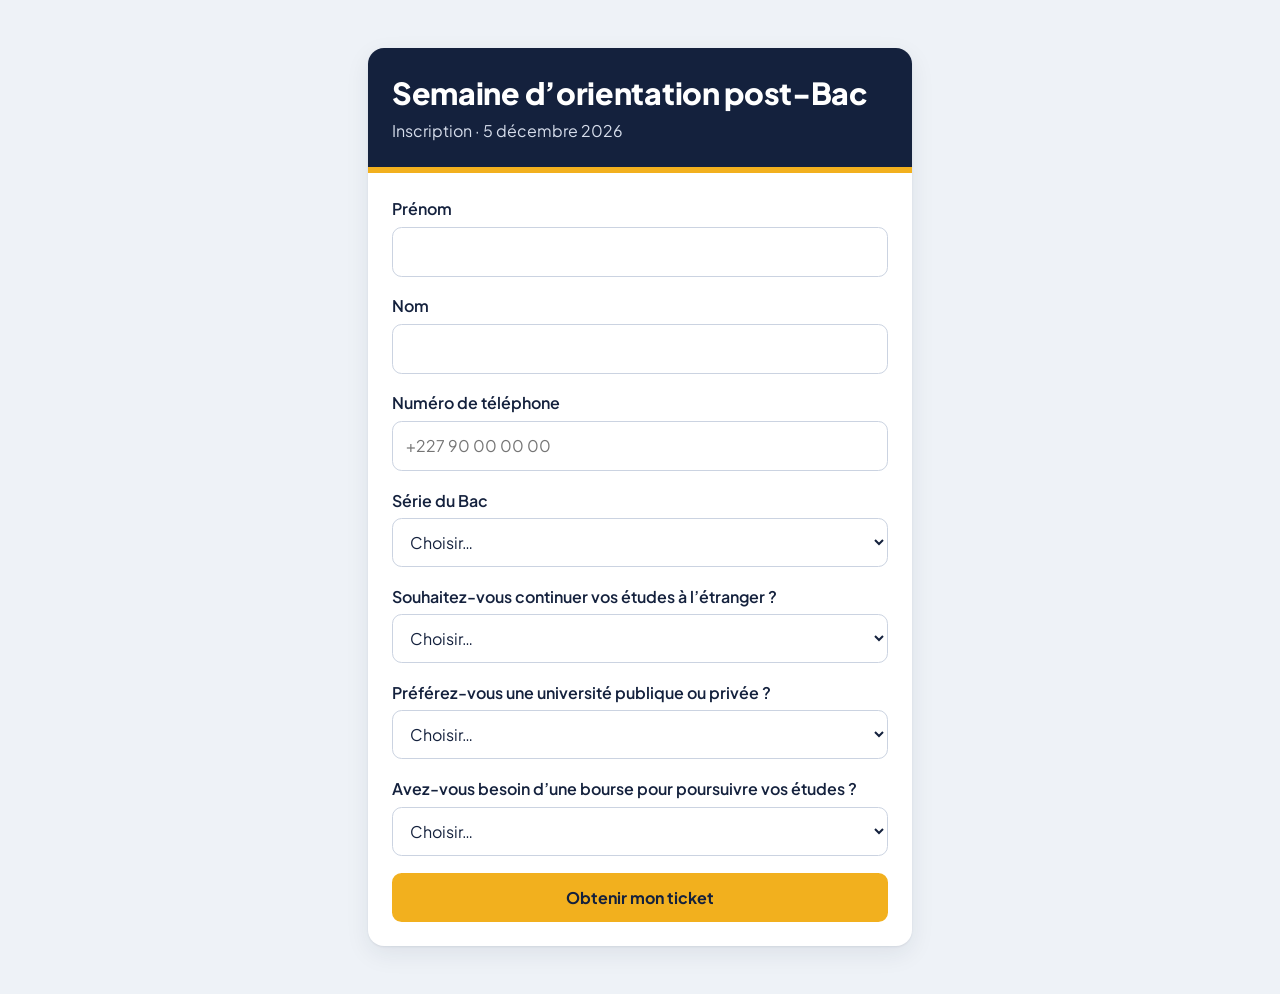
<file: index.html>
<!DOCTYPE html>
<html lang="fr">
<head>
  <meta charset="UTF-8">
  <meta name="viewport" content="width=device-width, initial-scale=1">
  <title>Inscription – Semaine d’orientation post-Bac</title>
  <meta name="description" content="Inscrivez-vous à la Semaine d’orientation post-Bac et recevez votre ticket d’accès avec QR code.">
  <link rel="preconnect" href="https://fonts.googleapis.com">
  <link rel="preconnect" href="https://fonts.gstatic.com" crossorigin>
  <link href="https://fonts.googleapis.com/css2?family=Plus+Jakarta+Sans:wght@400;600;800&display=swap" rel="stylesheet">
  <link rel="stylesheet" href="style.css">
</head>
<body>
<main class="page">

  <section id="formView" class="card">
    <header class="head">
      <h1>Semaine d’orientation post-Bac</h1>
      <p id="eventDateText" class="sub"></p>
    </header>

    <form id="inscriptionForm" novalidate>
      <div class="field">
        <label for="prenom">Prénom</label>
        <input id="prenom" name="prenom" type="text" autocomplete="given-name" maxlength="60" required>
        <p class="err" data-for="prenom"></p>
      </div>
      <div class="field">
        <label for="nom">Nom</label>
        <input id="nom" name="nom" type="text" autocomplete="family-name" maxlength="60" required>
        <p class="err" data-for="nom"></p>
      </div>
      <div class="field">
        <label for="telephone">Numéro de téléphone</label>
        <input id="telephone" name="telephone" type="tel" inputmode="tel" autocomplete="tel" maxlength="20" placeholder="+227 90 00 00 00" required>
        <p class="err" data-for="telephone"></p>
      </div>
      <div class="field">
        <label for="serie">Série du Bac</label>
        <select id="serie" name="serie" required>
          <option value="">Choisir…</option>
          <option>A</option><option>C</option><option>D</option><option>E</option>
          <option>F</option><option>G</option><option>Autre</option>
        </select>
        <p class="err" data-for="serie"></p>
      </div>
      <div class="field">
        <label for="etudes">Souhaitez-vous continuer vos études à l’étranger ?</label>
        <select id="etudes" name="etudes" required>
          <option value="">Choisir…</option><option>Oui</option><option>Non</option><option>Peut-être</option>
        </select>
        <p class="err" data-for="etudes"></p>
      </div>
      <div class="field">
        <label for="universite">Préférez-vous une université publique ou privée ?</label>
        <select id="universite" name="universite" required>
          <option value="">Choisir…</option><option>Publique</option><option>Privée</option><option>Peu importe</option>
        </select>
        <p class="err" data-for="universite"></p>
      </div>
      <div class="field">
        <label for="bourse">Avez-vous besoin d’une bourse pour poursuivre vos études ?</label>
        <select id="bourse" name="bourse" required>
          <option value="">Choisir…</option><option>Oui</option><option>Non</option><option>Peut-être</option>
        </select>
        <p class="err" data-for="bourse"></p>
      </div>

      <!-- Champ piège anti-robots : doit rester vide -->
      <div class="trap" aria-hidden="true">
        <label for="site">Ne pas remplir</label>
        <input id="site" name="site" type="text" tabindex="-1" autocomplete="off">
      </div>

      <p id="formError" class="err form-err" role="alert"></p>
      <button id="submitBtn" type="submit" class="btn">Obtenir mon ticket</button>
    </form>
  </section>

  <section id="ticketView" class="card" hidden>
    <p id="confirmation" class="ok" tabindex="-1"></p>
    <canvas id="ticketCanvas" width="1000" height="360" role="img" aria-label="Votre ticket d’accès"></canvas>
    <p id="offlineNote" class="note" hidden>Inscription non enregistrée : l’envoi au serveur n’est pas configuré. Gardez votre ticket.</p>
    <div class="actions">
      <button type="button" id="downloadBtn" class="btn">Télécharger le ticket</button>
      <a id="whatsappLink" class="btn ghost" target="_blank" rel="noopener noreferrer">Envoyer sur WhatsApp</a>
      <button type="button" id="retourBtn" class="btn ghost">Nouvelle inscription</button>
    </div>
  </section>

</main>
<script src="qrcode.js"></script>
<script src="config.js"></script>
<script src="script.js"></script>
</body>
</html>
</file>
<file: style.css>
:root{
  --ink:#14213D; --ink-soft:#4A5878; --saffron:#F2B01E; --bg:#EEF2F7;
  --card:#fff; --line:#CBD3E1; --err:#B3261E; --ok:#1B6B3A;
  --font:"Plus Jakarta Sans",system-ui,-apple-system,"Segoe UI",Roboto,Arial,sans-serif;
}
*{box-sizing:border-box}
html{-webkit-text-size-adjust:100%}
body{margin:0;background:var(--bg);color:var(--ink);font:400 1rem/1.5 var(--font)}
.page{min-height:100vh;display:grid;place-items:start center;padding:clamp(1rem,4vw,3rem) 1rem}
.card{width:100%;max-width:34rem;background:var(--card);border-radius:1rem;overflow:hidden;
  box-shadow:0 1px 2px rgba(20,33,61,.08),0 8px 24px rgba(20,33,61,.08)}
.card[hidden]{display:none}
.head{background:var(--ink);color:#fff;padding:1.75rem 1.5rem 1.5rem;border-bottom:.4rem solid var(--saffron)}
h1{margin:0;font-size:clamp(1.5rem,5vw,1.9rem);line-height:1.15;font-weight:800;letter-spacing:-.01em}
.sub{margin:.5rem 0 0;color:#D6DDEB}
form{padding:1.5rem}
.field{margin-bottom:1.1rem}
label{display:block;margin-bottom:.35rem;font-weight:600}
input,select{width:100%;padding:.75rem .8rem;font:inherit;color:inherit;background:#fff;
  border:1.5px solid var(--line);border-radius:.6rem;min-height:2.9rem}
input:focus-visible,select:focus-visible,.btn:focus-visible{outline:3px solid var(--saffron);outline-offset:2px}
input[aria-invalid="true"],select[aria-invalid="true"]{border-color:var(--err)}
.err{margin:.3rem 0 0;color:var(--err);font-size:.9rem;min-height:0}
.err:empty{display:none}
.trap{position:absolute;left:-9999px;width:1px;height:1px;overflow:hidden}
.btn{display:inline-flex;align-items:center;justify-content:center;width:100%;min-height:3rem;padding:.75rem 1.1rem;
  font:700 1rem var(--font);color:var(--ink);background:var(--saffron);border:2px solid var(--saffron);
  border-radius:.6rem;cursor:pointer;text-decoration:none}
.btn:hover{filter:brightness(.96)}
.btn[disabled]{opacity:.6;cursor:progress}
.btn.ghost{background:transparent;border-color:var(--ink)}
#ticketView{padding:1.5rem}
.ok{margin:0 0 1rem;font-size:1.15rem;font-weight:700;color:var(--ok);text-align:center}
.ok:focus{outline:none}
canvas{display:block;width:100%;height:auto;border-radius:.6rem;margin-bottom:1rem}
.note{margin:0 0 1rem;padding:.7rem .9rem;background:#FFF4D6;border-radius:.5rem;font-size:.92rem}
.actions{display:grid;gap:.7rem}
@media (min-width:34rem){#ticketView{padding:1.75rem}}
@media (prefers-reduced-motion:reduce){*{transition:none!important;animation:none!important}}
</file>
